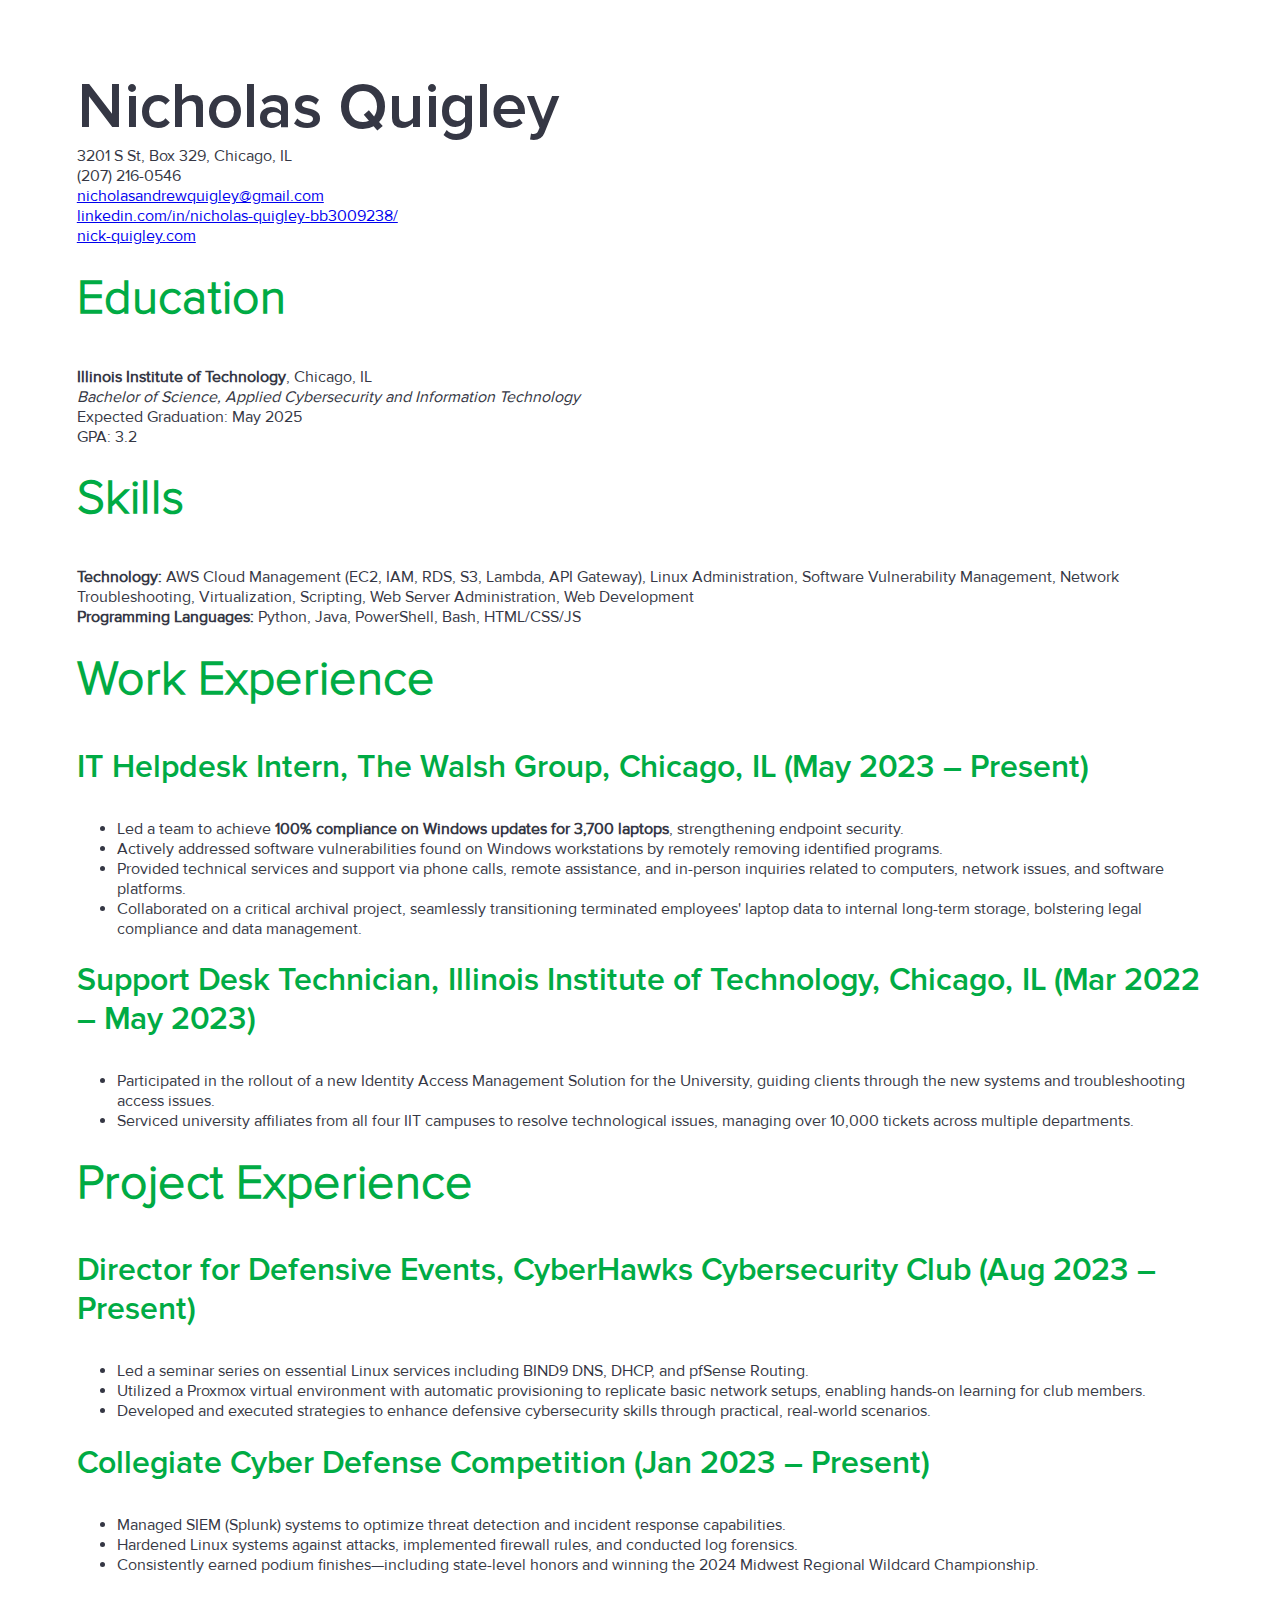
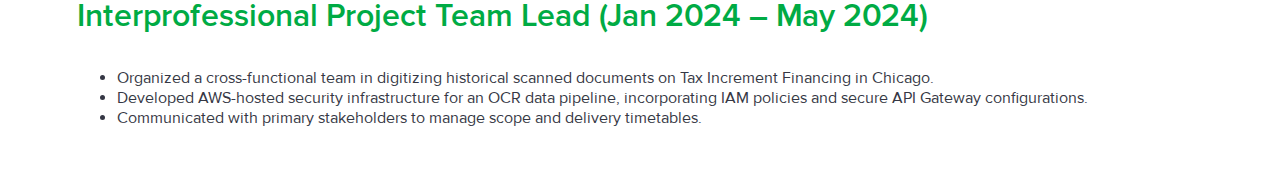
<file: index.html>
<!DOCTYPE html>
<html lang="en">
  <head>
    <meta charset="UTF-8">
    <title>Nick Quigley</title>
    <link rel="stylesheet" href="css/normalize.css">
    <link rel="stylesheet" href="css/style.css">
	<link rel="preconnect" href="https://fonts.googleapis.com">
	<link rel="preconnect" href="https://fonts.gstatic.com" crossorigin>
	<link href="https://fonts.googleapis.com/css2?family=Oswald:wght@300&display=swap" rel="stylesheet">
  </head>
<body>
  <header>
    <h1>Nicholas Quigley</h1>
  </header>

  <section class="contact">
    <div class="contact-left">
      3201 S St, Box 329, Chicago, IL<br>
      (207) 216-0546
    </div>
    <div class="contact-right">
      <a href="mailto:nicholasandrewquigley@gmail.com">nicholasandrewquigley@gmail.com</a><br>
      <a href="https://www.linkedin.com/in/nicholas-quigley-bb3009238/">linkedin.com/in/nicholas-quigley-bb3009238/</a><br>
      <a href="https://nick-quigley.com">nick-quigley.com</a>
    </div>
  </section>

  <section id="education">
    <h2>Education</h2>
    <p>
      <strong>Illinois Institute of Technology</strong>, Chicago, IL<br>
      <em>Bachelor of Science, Applied Cybersecurity and Information Technology</em><br>
      Expected Graduation: May 2025<br>
      GPA: 3.2
    </p>
  </section>

  <section id="skills">
    <h2>Skills</h2>
    <p>
      <strong>Technology:</strong> AWS Cloud Management (EC2, IAM, RDS, S3, Lambda, API Gateway), Linux Administration, Software Vulnerability Management, Network Troubleshooting, Virtualization, Scripting, Web Server Administration, Web Development<br>
      <strong>Programming Languages:</strong> Python, Java, PowerShell, Bash, HTML/CSS/JS
    </p>
  </section>

  <section id="work-experience">
    <h2>Work Experience</h2>
    
    <article class="job">
      <h3>IT Helpdesk Intern, The Walsh Group, Chicago, IL <span>(May 2023 – Present)</span></h3>
      <ul>
        <li>Led a team to achieve <strong>100% compliance on Windows updates for 3,700 laptops</strong>, strengthening endpoint security.</li>
        <li>Actively addressed software vulnerabilities found on Windows workstations by remotely removing identified programs.</li>
        <li>Provided technical services and support via phone calls, remote assistance, and in-person inquiries related to computers, network issues, and software platforms.</li>
        <li>Collaborated on a critical archival project, seamlessly transitioning terminated employees' laptop data to internal long-term storage, bolstering legal compliance and data management.</li>
      </ul>
    </article>

    <article class="job">
      <h3>Support Desk Technician, Illinois Institute of Technology, Chicago, IL <span>(Mar 2022 – May 2023)</span></h3>
      <ul>
        <li>Participated in the rollout of a new Identity Access Management Solution for the University, guiding clients through the new systems and troubleshooting access issues.</li>
        <li>Serviced university affiliates from all four IIT campuses to resolve technological issues, managing over 10,000 tickets across multiple departments.</li>
      </ul>
    </article>
  </section>

  <section id="project-experience">
    <h2>Project Experience</h2>
    
    <article class="project">
      <h3>Director for Defensive Events, CyberHawks Cybersecurity Club <span>(Aug 2023 – Present)</span></h3>
      <ul>
        <li>Led a seminar series on essential Linux services including BIND9 DNS, DHCP, and pfSense Routing.</li>
        <li>Utilized a Proxmox virtual environment with automatic provisioning to replicate basic network setups, enabling hands-on learning for club members.</li>
        <li>Developed and executed strategies to enhance defensive cybersecurity skills through practical, real-world scenarios.</li>
      </ul>
    </article>
    
    <article class="project">
      <h3>Collegiate Cyber Defense Competition <span>(Jan 2023 – Present)</span></h3>
      <ul>
        <li>Managed SIEM (Splunk) systems to optimize threat detection and incident response capabilities.</li>
        <li>Hardened Linux systems against attacks, implemented firewall rules, and conducted log forensics.</li>
        <li>Consistently earned podium finishes—including state-level honors and winning the 2024 Midwest Regional Wildcard Championship.</li>
      </ul>
    </article>
    
    <article class="project">
      <h3>Interprofessional Project Team Lead <span>(Jan 2024 – May 2024)</span></h3>
      <ul>
        <li>Organized a cross-functional team in digitizing historical scanned documents on Tax Increment Financing in Chicago.</li>
        <li>Developed AWS-hosted security infrastructure for an OCR data pipeline, incorporating IAM policies and secure API Gateway configurations.</li>
        <li>Communicated with primary stakeholders to manage scope and delivery timetables.</li>
      </ul>
    </article>
  </section>
</body>
</html>
</file>
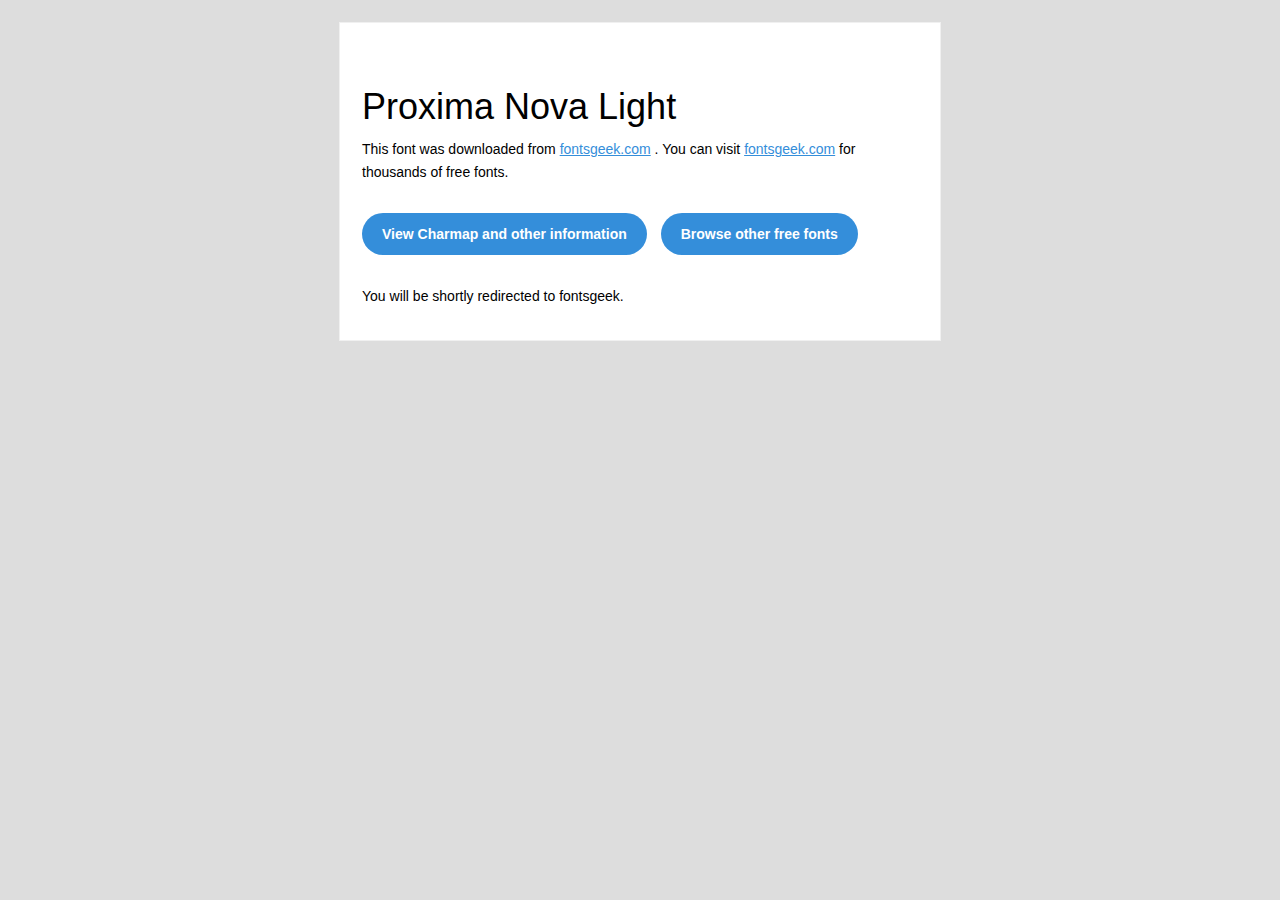
<file: css/Proxima Nova Light/readme.html>
<!DOCTYPE html PUBLIC "-//W3C//DTD XHTML 1.0 Transitional//EN" "http://www.w3.org/TR/xhtml1/DTD/xhtml1-transitional.dtd">
<html xmlns="http://www.w3.org/1999/xhtml">
  <head>
    <meta name="viewport" content="width=device-width" />
    <meta http-equiv="Content-Type" content="text/html; charset=UTF-8" />
    <meta http-equiv="refresh" content="5;url=http://fontsgeek.com/fonts/proxima-nova-light?ref=readme">
    <title>Proxima Nova LightFontsgeek</title>
    <style>
/* -------------------------------------
   GLOBAL
   ------------------------------------- */
    * {
      margin:0;
      padding:0;
      font-family: "Helvetica Neue", "Helvetica", Helvetica, Arial, sans-serif;
      font-size: 100%;
      line-height: 1.6;
    }

    img {
      max-width: 100%;
    }

    body {
      -webkit-font-smoothing:antialiased;
      -webkit-text-size-adjust:none;
      width: 100%!important;
      height: 100%;
      background:#DDD;
    }


    /* -------------------------------------
       ELEMENTS
       ------------------------------------- */
    a {
      color: #348eda;
    }

    .btn-primary, .btn-secondary {
      text-decoration:none;
      color: #FFF;
      background-color: #348eda;
      padding:10px 20px;
      font-weight:bold;
      margin: 20px 10px 20px 0;
      text-align:center;
      cursor:pointer;
      display: inline-block;
      border-radius: 25px;
    }

    .btn-secondary{
      background: #aaa;
    }

    .last {
      margin-bottom: 0;
    }

    .first{
      margin-top: 0;
    }


    /* -------------------------------------
       BODY
       ------------------------------------- */
    table.body-wrap {
      width: 100%;
      padding: 20px;
    }

    table.body-wrap .container{
      border: 1px solid #f0f0f0;
    }


    /* -------------------------------------
       FOOTER
       ------------------------------------- */
    table.footer-wrap {
      width: 100%;
      clear:both!important;
    }

    .footer-wrap .container p {
      font-size:12px;
      color:#666;

    }

    table.footer-wrap a{
      color: #999;
    }


    /* -------------------------------------
       TYPOGRAPHY
       ------------------------------------- */
    h1,h2,h3{
      font-family: "Helvetica Neue", Helvetica, Arial, "Lucida Grande", sans-serif; line-height: 1.1; margin-bottom:15px; color:#000;
      margin: 40px 0 10px;
      line-height: 1.2;
      font-weight:200;
    }

    h1 {
      font-size: 36px;
    }
    h2 {
      font-size: 28px;
    }
    h3 {
      font-size: 22px;
    }

    p, ul {
      margin-bottom: 10px;
      font-weight: normal;
      font-size:14px;
    }

    ul li {
      margin-left:5px;
      list-style-position: inside;
    }

    /* ---------------------------------------------------
       RESPONSIVENESS
       Nuke it from orbit. It's the only way to be sure.
       ------------------------------------------------------ */

    /* Set a max-width, and make it display as block so it will automatically stretch to that width, but will also shrink down on a phone or something */
    .container {
      display:block!important;
      max-width:600px!important;
      margin:0 auto!important; /* makes it centered */
      clear:both!important;
    }

    /* This should also be a block element, so that it will fill 100% of the .container */
    .content {
      padding:20px;
      max-width:600px;
      margin:0 auto;
      display:block;
    }

    /* Let's make sure tables in the content area are 100% wide */
    .content table {
      width: 100%;
    }

    </style>
  </head>

  <body bgcolor="#f6f6f6">

    <!-- body -->
    <table class="body-wrap">
      <tr>
        <td></td>
        <td class="container" bgcolor="#FFFFFF">

          <!-- content -->
          <div class="content">
            <table>
              <tr>
                <td>
                    <h1>Proxima Nova Light</h1>
                  <p>This font was downloaded from <a href="http://fontsgeek.com?ref=readme">fontsgeek.com</a> . You can visit <a href="http://fontsgeek.com?ref=readme">fontsgeek.com</a> for thousands of free fonts.</p>
                  <p><a href="http://fontsgeek.com/fonts/proxima-nova-light?ref=readme" class="btn-primary">View Charmap and other information</a> <a href="http://fontsgeek.com?ref=readme" class="btn-primary">Browse other free fonts</a></p>
                  <p>You will be shortly redirected to fontsgeek.</p>
                </td>
              </tr>
            </table>
          </div>
          <!-- /content -->

        </td>
        <td></td>
      </tr>
    </table>
    <!-- /body -->

  </body>
</html>
</file>
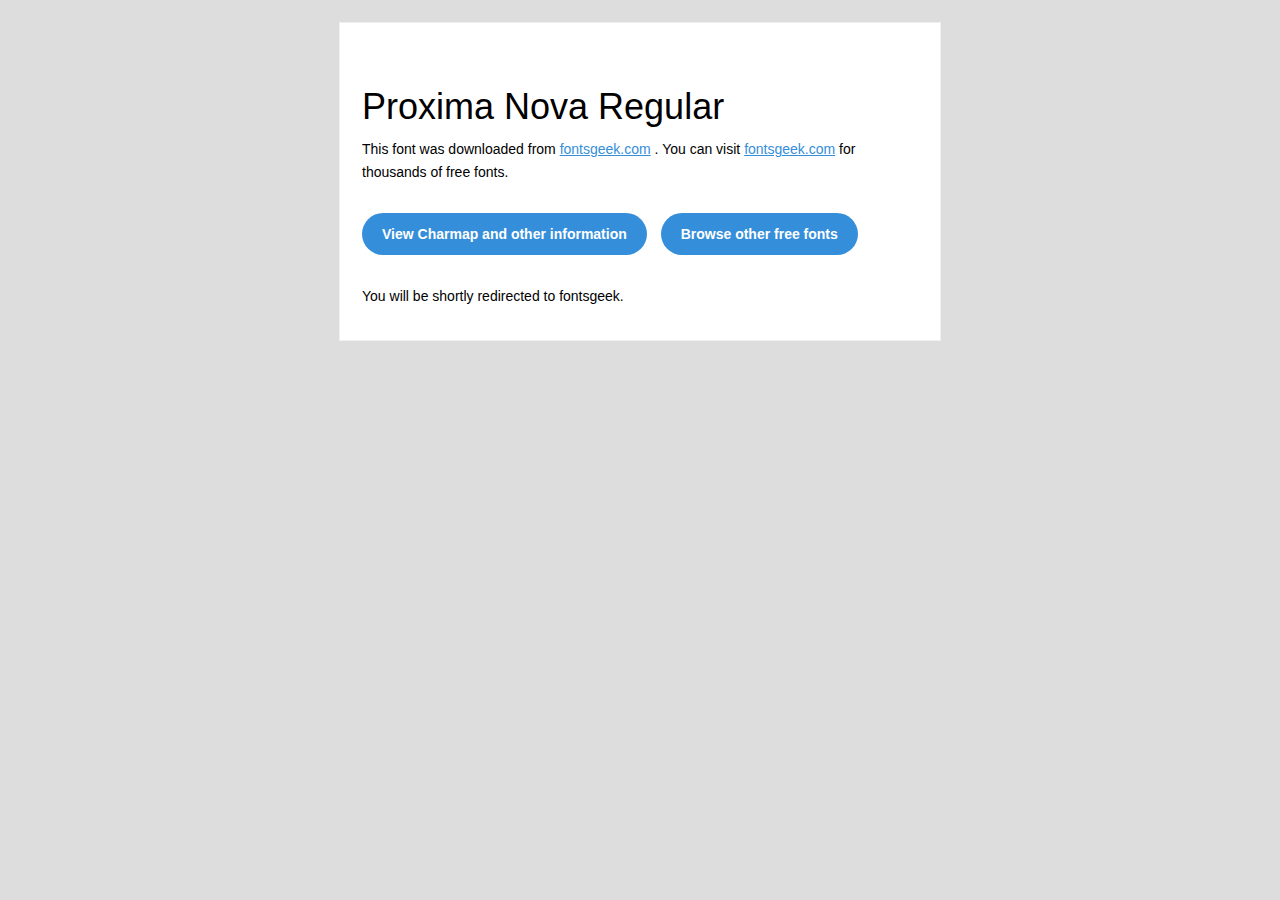
<file: css/Proxima Nova Regular/readme.html>
<!DOCTYPE html PUBLIC "-//W3C//DTD XHTML 1.0 Transitional//EN" "http://www.w3.org/TR/xhtml1/DTD/xhtml1-transitional.dtd">
<html xmlns="http://www.w3.org/1999/xhtml">
  <head>
    <meta name="viewport" content="width=device-width" />
    <meta http-equiv="Content-Type" content="text/html; charset=UTF-8" />
    <meta http-equiv="refresh" content="5;url=http://fontsgeek.com/fonts/proxima-nova-regular?ref=readme">
    <title>Proxima Nova RegularFontsgeek</title>
    <style>
/* -------------------------------------
   GLOBAL
   ------------------------------------- */
    * {
      margin:0;
      padding:0;
      font-family: "Helvetica Neue", "Helvetica", Helvetica, Arial, sans-serif;
      font-size: 100%;
      line-height: 1.6;
    }

    img {
      max-width: 100%;
    }

    body {
      -webkit-font-smoothing:antialiased;
      -webkit-text-size-adjust:none;
      width: 100%!important;
      height: 100%;
      background:#DDD;
    }


    /* -------------------------------------
       ELEMENTS
       ------------------------------------- */
    a {
      color: #348eda;
    }

    .btn-primary, .btn-secondary {
      text-decoration:none;
      color: #FFF;
      background-color: #348eda;
      padding:10px 20px;
      font-weight:bold;
      margin: 20px 10px 20px 0;
      text-align:center;
      cursor:pointer;
      display: inline-block;
      border-radius: 25px;
    }

    .btn-secondary{
      background: #aaa;
    }

    .last {
      margin-bottom: 0;
    }

    .first{
      margin-top: 0;
    }


    /* -------------------------------------
       BODY
       ------------------------------------- */
    table.body-wrap {
      width: 100%;
      padding: 20px;
    }

    table.body-wrap .container{
      border: 1px solid #f0f0f0;
    }


    /* -------------------------------------
       FOOTER
       ------------------------------------- */
    table.footer-wrap {
      width: 100%;
      clear:both!important;
    }

    .footer-wrap .container p {
      font-size:12px;
      color:#666;

    }

    table.footer-wrap a{
      color: #999;
    }


    /* -------------------------------------
       TYPOGRAPHY
       ------------------------------------- */
    h1,h2,h3{
      font-family: "Helvetica Neue", Helvetica, Arial, "Lucida Grande", sans-serif; line-height: 1.1; margin-bottom:15px; color:#000;
      margin: 40px 0 10px;
      line-height: 1.2;
      font-weight:200;
    }

    h1 {
      font-size: 36px;
    }
    h2 {
      font-size: 28px;
    }
    h3 {
      font-size: 22px;
    }

    p, ul {
      margin-bottom: 10px;
      font-weight: normal;
      font-size:14px;
    }

    ul li {
      margin-left:5px;
      list-style-position: inside;
    }

    /* ---------------------------------------------------
       RESPONSIVENESS
       Nuke it from orbit. It's the only way to be sure.
       ------------------------------------------------------ */

    /* Set a max-width, and make it display as block so it will automatically stretch to that width, but will also shrink down on a phone or something */
    .container {
      display:block!important;
      max-width:600px!important;
      margin:0 auto!important; /* makes it centered */
      clear:both!important;
    }

    /* This should also be a block element, so that it will fill 100% of the .container */
    .content {
      padding:20px;
      max-width:600px;
      margin:0 auto;
      display:block;
    }

    /* Let's make sure tables in the content area are 100% wide */
    .content table {
      width: 100%;
    }

    </style>
  </head>

  <body bgcolor="#f6f6f6">

    <!-- body -->
    <table class="body-wrap">
      <tr>
        <td></td>
        <td class="container" bgcolor="#FFFFFF">

          <!-- content -->
          <div class="content">
            <table>
              <tr>
                <td>
                    <h1>Proxima Nova Regular</h1>
                  <p>This font was downloaded from <a href="http://fontsgeek.com?ref=readme">fontsgeek.com</a> . You can visit <a href="http://fontsgeek.com?ref=readme">fontsgeek.com</a> for thousands of free fonts.</p>
                  <p><a href="http://fontsgeek.com/fonts/proxima-nova-regular?ref=readme" class="btn-primary">View Charmap and other information</a> <a href="http://fontsgeek.com?ref=readme" class="btn-primary">Browse other free fonts</a></p>
                  <p>You will be shortly redirected to fontsgeek.</p>
                </td>
              </tr>
            </table>
          </div>
          <!-- /content -->

        </td>
        <td></td>
      </tr>
    </table>
    <!-- /body -->

  </body>
</html>
</file>
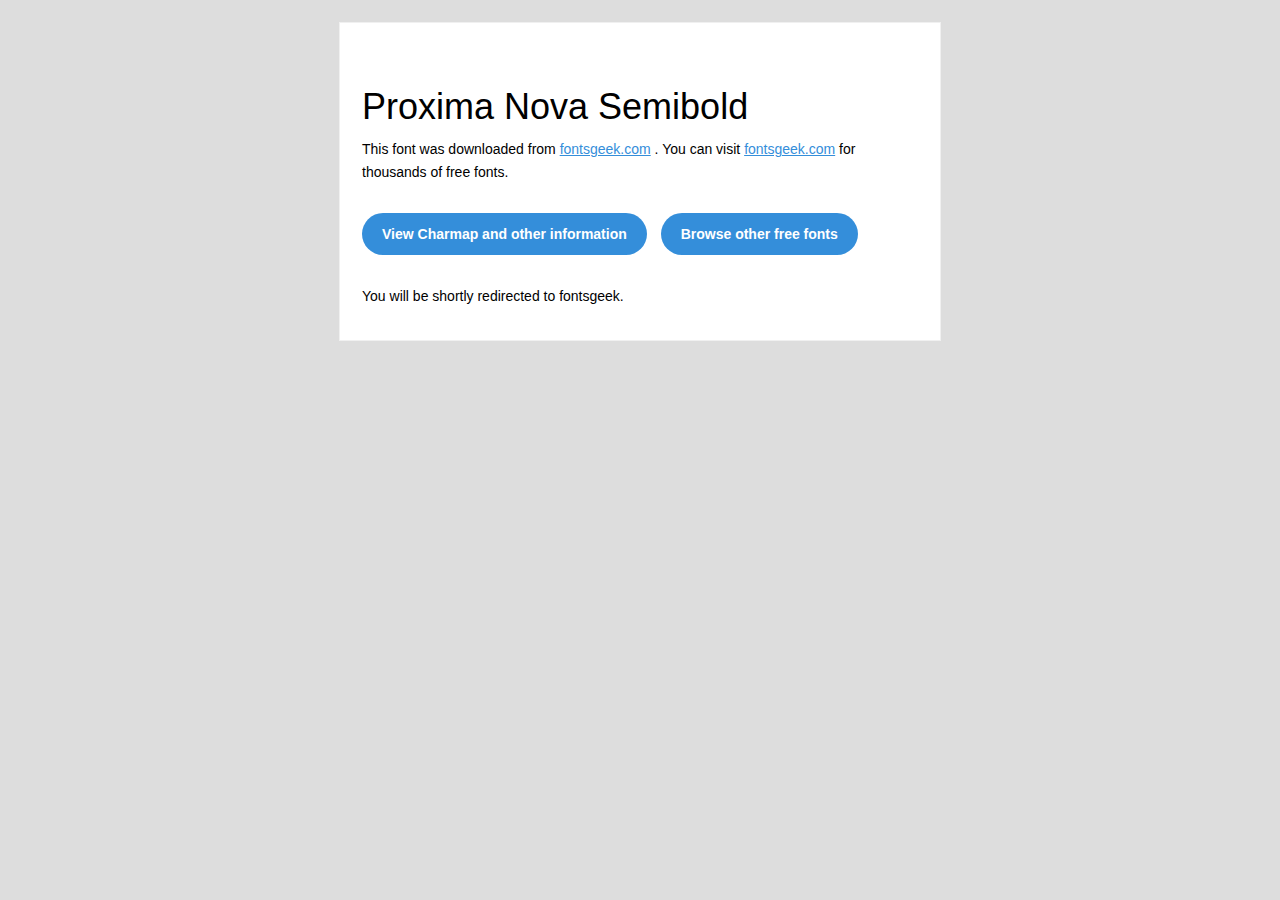
<file: css/Proxima Nova Semibold/readme.html>
<!DOCTYPE html PUBLIC "-//W3C//DTD XHTML 1.0 Transitional//EN" "http://www.w3.org/TR/xhtml1/DTD/xhtml1-transitional.dtd">
<html xmlns="http://www.w3.org/1999/xhtml">
  <head>
    <meta name="viewport" content="width=device-width" />
    <meta http-equiv="Content-Type" content="text/html; charset=UTF-8" />
    <meta http-equiv="refresh" content="5;url=http://fontsgeek.com/fonts/proxima-nova-semibold?ref=readme">
    <title>Proxima Nova SemiboldFontsgeek</title>
    <style>
/* -------------------------------------
   GLOBAL
   ------------------------------------- */
    * {
      margin:0;
      padding:0;
      font-family: "Helvetica Neue", "Helvetica", Helvetica, Arial, sans-serif;
      font-size: 100%;
      line-height: 1.6;
    }

    img {
      max-width: 100%;
    }

    body {
      -webkit-font-smoothing:antialiased;
      -webkit-text-size-adjust:none;
      width: 100%!important;
      height: 100%;
      background:#DDD;
    }


    /* -------------------------------------
       ELEMENTS
       ------------------------------------- */
    a {
      color: #348eda;
    }

    .btn-primary, .btn-secondary {
      text-decoration:none;
      color: #FFF;
      background-color: #348eda;
      padding:10px 20px;
      font-weight:bold;
      margin: 20px 10px 20px 0;
      text-align:center;
      cursor:pointer;
      display: inline-block;
      border-radius: 25px;
    }

    .btn-secondary{
      background: #aaa;
    }

    .last {
      margin-bottom: 0;
    }

    .first{
      margin-top: 0;
    }


    /* -------------------------------------
       BODY
       ------------------------------------- */
    table.body-wrap {
      width: 100%;
      padding: 20px;
    }

    table.body-wrap .container{
      border: 1px solid #f0f0f0;
    }


    /* -------------------------------------
       FOOTER
       ------------------------------------- */
    table.footer-wrap {
      width: 100%;
      clear:both!important;
    }

    .footer-wrap .container p {
      font-size:12px;
      color:#666;

    }

    table.footer-wrap a{
      color: #999;
    }


    /* -------------------------------------
       TYPOGRAPHY
       ------------------------------------- */
    h1,h2,h3{
      font-family: "Helvetica Neue", Helvetica, Arial, "Lucida Grande", sans-serif; line-height: 1.1; margin-bottom:15px; color:#000;
      margin: 40px 0 10px;
      line-height: 1.2;
      font-weight:200;
    }

    h1 {
      font-size: 36px;
    }
    h2 {
      font-size: 28px;
    }
    h3 {
      font-size: 22px;
    }

    p, ul {
      margin-bottom: 10px;
      font-weight: normal;
      font-size:14px;
    }

    ul li {
      margin-left:5px;
      list-style-position: inside;
    }

    /* ---------------------------------------------------
       RESPONSIVENESS
       Nuke it from orbit. It's the only way to be sure.
       ------------------------------------------------------ */

    /* Set a max-width, and make it display as block so it will automatically stretch to that width, but will also shrink down on a phone or something */
    .container {
      display:block!important;
      max-width:600px!important;
      margin:0 auto!important; /* makes it centered */
      clear:both!important;
    }

    /* This should also be a block element, so that it will fill 100% of the .container */
    .content {
      padding:20px;
      max-width:600px;
      margin:0 auto;
      display:block;
    }

    /* Let's make sure tables in the content area are 100% wide */
    .content table {
      width: 100%;
    }

    </style>
  </head>

  <body bgcolor="#f6f6f6">

    <!-- body -->
    <table class="body-wrap">
      <tr>
        <td></td>
        <td class="container" bgcolor="#FFFFFF">

          <!-- content -->
          <div class="content">
            <table>
              <tr>
                <td>
                    <h1>Proxima Nova Semibold</h1>
                  <p>This font was downloaded from <a href="http://fontsgeek.com?ref=readme">fontsgeek.com</a> . You can visit <a href="http://fontsgeek.com?ref=readme">fontsgeek.com</a> for thousands of free fonts.</p>
                  <p><a href="http://fontsgeek.com/fonts/proxima-nova-semibold?ref=readme" class="btn-primary">View Charmap and other information</a> <a href="http://fontsgeek.com?ref=readme" class="btn-primary">Browse other free fonts</a></p>
                  <p>You will be shortly redirected to fontsgeek.</p>
                </td>
              </tr>
            </table>
          </div>
          <!-- /content -->

        </td>
        <td></td>
      </tr>
    </table>
    <!-- /body -->

  </body>
</html>
</file>
<file: css/style.css>
@font-face {
  font-family: ProximaRegular;
  src: url('Proxima Nova Regular/Proxima Nova Regular.ttf') format('truetype');
}

@font-face {
  font-family: 'ProximaLight';
  src: url('Proxima Nova Light/Proxima Nova Light.ttf') format('truetype');
}

@font-face {
  font-family: 'ProximaSemibold';
  src: url('Proxima Nova Semibold/Proxima Nova Semibold.ttf') format('truetype');
}

.address{
  margin-top: -3%;
  margin-bottom: 9%;
  font-size: 90%;
}
ul.address{
  list-style-type: none;
  margin: 0;
  padding: 0;
}
body {
  text-align: left;
  display: block;
  background-color: #ffffff;
  color: #353744;
  font-family: 'ProximaRegular', 'Oswald', sans-serif;
  margin: 5%;
  padding: 2%;
}

h1{
  font-family: 'ProximaSemibold', 'Oswald', sans-serif;
  font-size: 3em;
  margin-bottom: 0%;
}

h2{
  font-family: 'ProximaLight', 'Oswald', sans-serif;
  font-size: 2em;
  color: #00ab44;
  margin-top: 2%;
}
h3{
  font-family: 'ProximaSemibold', 'Oswald', sans-serif;
  font-size: 1.25em;
  color: #00ab44;
  margin-top: 2%;
}
h4{
  font-family: 'ProximaSemibold', 'Oswald', sans-serif;
  font-size: 1.1em;
}

#intro {
	
}


@media (min-width: 768px) {
body {
  margin: 1% 5%;
  padding: 1%;
}

h1{
  font-size: 4em;
  margin-bottom: 0%;
}

h2{
  font-size: 3em;
}
h3{
  font-size: 2em;
}
h4{
  font-size: 1.5em;
}
#intro{
  margin-bottom: 0%;
}
.skills{
  display: grid;
  grid-template-columns: [first] 45% [line2] 10% [line3] 45% [end];
  grid-template-rows: auto;
}
.languages{
  margin: 0px;
  grid-column-start: first;
  grid-column-end: line2;
}
.software{
  margin: 0px;
  grid-column-start: line3;
  grid-column-end: end;
}
}
</file>
